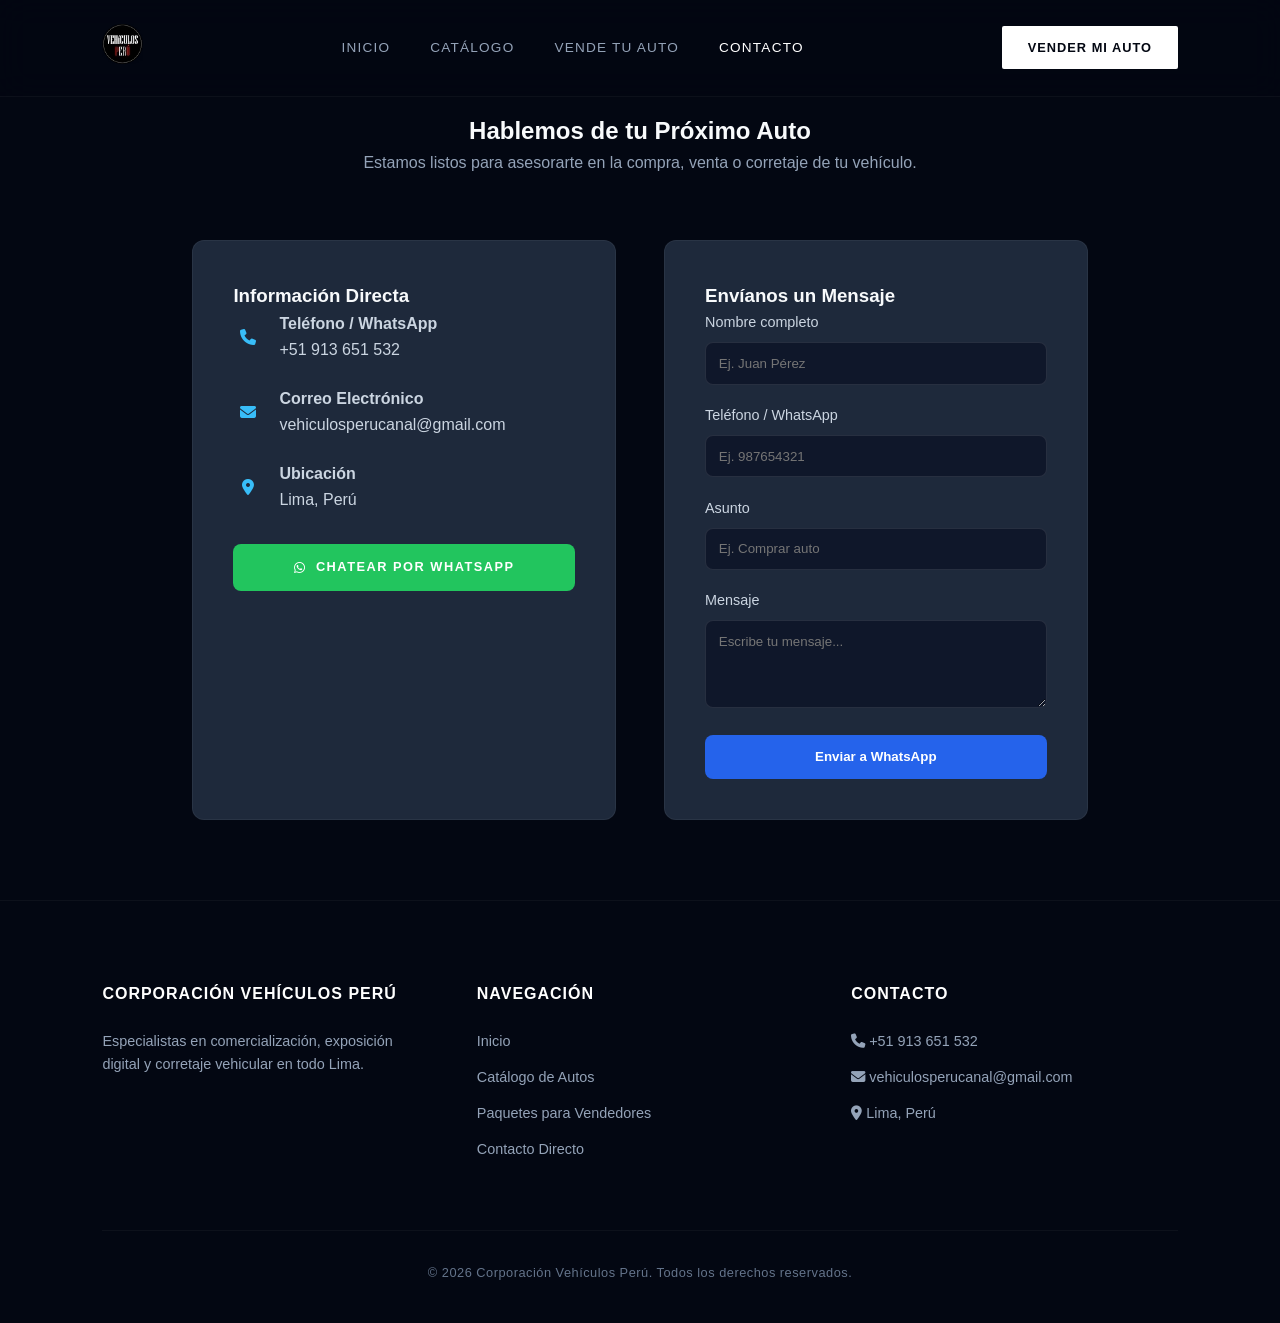
<file: contacto.html>
<!DOCTYPE html>
<html lang="es">
<head>
    <meta charset="UTF-8">
    <meta name="viewport" content="width=device-width, initial-scale=1.0">
    <title>Corporación Vehículos Perú | Compra, Venta y Corretaje</title>
    
    <!-- FAVICON (Icono de la pestaña) -->
    <link rel="icon" type="image/png" href="assets/img/logo.png">
    
    <!-- CSS Principal -->
    <link rel="stylesheet" href="css/style.css">
    <link rel="stylesheet" href="https://cdnjs.cloudflare.com/ajax/libs/font-awesome/6.4.0/css/all.min.css">
</head>
<body>

    <!-- NAVBAR -->
    <header class="navbar">
        <div class="logo">
            <a href="index.html" class="logo-link">
                <img src="assets/img/logo.png" alt="Corporación Vehículos Perú" draggable="false">
            </a>
        </div>
        <nav class="nav-links">
            <a href="index.html">Inicio</a>
            <a href="catalogo.html">Catálogo</a>
            <a href="vende-tu-auto.html">Vende tu Auto</a>
            <a href="contacto.html" class="active">Contacto</a>
        </nav>
        <a href="vende-tu-auto.html" class="btn-primary">Vender mi auto</a>
    </header>

    <main style="padding-top: 7rem;">
        <div style="text-align: center; margin-bottom: 2rem;">
            <h2>Hablemos de tu Próximo Auto</h2>
            <p style="color: #94a3b8;">Estamos listos para asesorarte en la compra, venta o corretaje de tu vehículo.</p>
        </div>

        <section class="contact-container" style="display: grid; grid-template-columns: repeat(auto-fit, minmax(300px, 1fr)); gap: 3rem; max-width: 1100px; margin: 0 auto; padding: 2rem 8% 5rem;">
            <!-- INFORMACIÓN -->
            <div class="contact-info-card" style="background: #1e293b; padding: 2.5rem; border-radius: 12px; border: 1px solid rgba(255, 255, 255, 0.05);">
                <h3>Información Directa</h3>
                
                <div style="display: flex; align-items: center; gap: 1rem; margin-bottom: 1.5rem; color: #cbd5e1;">
                    <i class="fa-solid fa-phone" style="color: #38bdf8; width: 30px; text-align: center;"></i>
                    <div>
                        <strong>Teléfono / WhatsApp</strong>
                        <p>+51 913 651 532</p>
                    </div>
                </div>

                <div style="display: flex; align-items: center; gap: 1rem; margin-bottom: 1.5rem; color: #cbd5e1;">
                    <i class="fa-solid fa-envelope" style="color: #38bdf8; width: 30px; text-align: center;"></i>
                    <div>
                        <strong>Correo Electrónico</strong>
                        <p>vehiculosperucanal@gmail.com</p>
                    </div>
                </div>

                <div style="display: flex; align-items: center; gap: 1rem; margin-bottom: 1.5rem; color: #cbd5e1;">
                    <i class="fa-solid fa-location-dot" style="color: #38bdf8; width: 30px; text-align: center;"></i>
                    <div>
                        <strong>Ubicación</strong>
                        <p>Lima, Perú</p>
                    </div>
                </div>

                <a href="https://wa.me/51913651532" target="_blank" rel="noopener noreferrer" class="btn-whatsapp" style="display: flex; justify-content: center; margin-top: 2rem; padding: 0.8rem; background: #22c55e; color: #fff; border-radius: 8px; text-decoration: none; font-weight: 600;">
                    <i class="fa-brands fa-whatsapp"></i> Chatear por WhatsApp
                </a>
            </div>

            <!-- FORMULARIO -->
            <div class="contact-form" style="background: #1e293b; padding: 2.5rem; border-radius: 12px; border: 1px solid rgba(255, 255, 255, 0.05);">
                <h3>Envíanos un Mensaje</h3>
                <form id="form-contacto">
                    <div style="margin-bottom: 1.2rem;">
                        <label for="nombre" style="display: block; margin-bottom: 0.5rem; color: #cbd5e1; font-size: 0.9rem;">Nombre completo</label>
                        <input type="text" id="nombre" required placeholder="Ej. Juan Pérez" style="width: 100%; padding: 0.8rem; background: #0f172a; border: 1px solid rgba(255, 255, 255, 0.1); border-radius: 8px; color: #fff; outline: none;">
                    </div>
                    <div style="margin-bottom: 1.2rem;">
                        <label for="telefono" style="display: block; margin-bottom: 0.5rem; color: #cbd5e1; font-size: 0.9rem;">Teléfono / WhatsApp</label>
                        <input type="tel" id="telefono" required placeholder="Ej. 987654321" style="width: 100%; padding: 0.8rem; background: #0f172a; border: 1px solid rgba(255, 255, 255, 0.1); border-radius: 8px; color: #fff; outline: none;">
                    </div>
                    <div style="margin-bottom: 1.2rem;">
                        <label for="asunto" style="display: block; margin-bottom: 0.5rem; color: #cbd5e1; font-size: 0.9rem;">Asunto</label>
                        <input type="text" id="asunto" placeholder="Ej. Comprar auto" style="width: 100%; padding: 0.8rem; background: #0f172a; border: 1px solid rgba(255, 255, 255, 0.1); border-radius: 8px; color: #fff; outline: none;">
                    </div>
                    <div style="margin-bottom: 1.2rem;">
                        <label for="mensaje" style="display: block; margin-bottom: 0.5rem; color: #cbd5e1; font-size: 0.9rem;">Mensaje</label>
                        <textarea id="mensaje" rows="4" required placeholder="Escribe tu mensaje..." style="width: 100%; padding: 0.8rem; background: #0f172a; border: 1px solid rgba(255, 255, 255, 0.1); border-radius: 8px; color: #fff; outline: none;"></textarea>
                    </div>
                    <button type="submit" class="btn-submit" style="width: 100%; background: #2563eb; color: #fff; padding: 0.9rem; border: none; border-radius: 8px; font-weight: 600; cursor: pointer;">Enviar a WhatsApp</button>
                </form>
            </div>
        </section>
    </main>

     <!-- FOOTER -->
    <footer class="footer">
        <div class="footer-content">
            <div class="footer-col">
                <h4>Corporación Vehículos Perú</h4>
                <p>Especialistas en comercialización, exposición digital y corretaje vehicular en todo Lima.</p>
            </div>
            <div class="footer-col">
                <h4>Navegación</h4>
                <a href="index.html">Inicio</a>
                <a href="catalogo.html">Catálogo de Autos</a>
                <a href="vende-tu-auto.html">Paquetes para Vendedores</a>
                <a href="contacto.html">Contacto Directo</a>
            </div>
            <div class="footer-col">
                <h4>Contacto</h4>
                <p><i class="fa-solid fa-phone"></i> +51 913 651 532</p>
                <p><i class="fa-solid fa-envelope"></i> vehiculosperucanal@gmail.com</p>
                <p><i class="fa-solid fa-location-dot"></i> Lima, Perú</p>
            </div>
        </div>
        <div class="footer-bottom">
            <p>&copy; 2026 Corporación Vehículos Perú. Todos los derechos reservados.</p>
        </div>
    </footer>

    <!-- SCRIPTS -->
    <script src="js/main.js"></script>
</body>
</html>
</file>
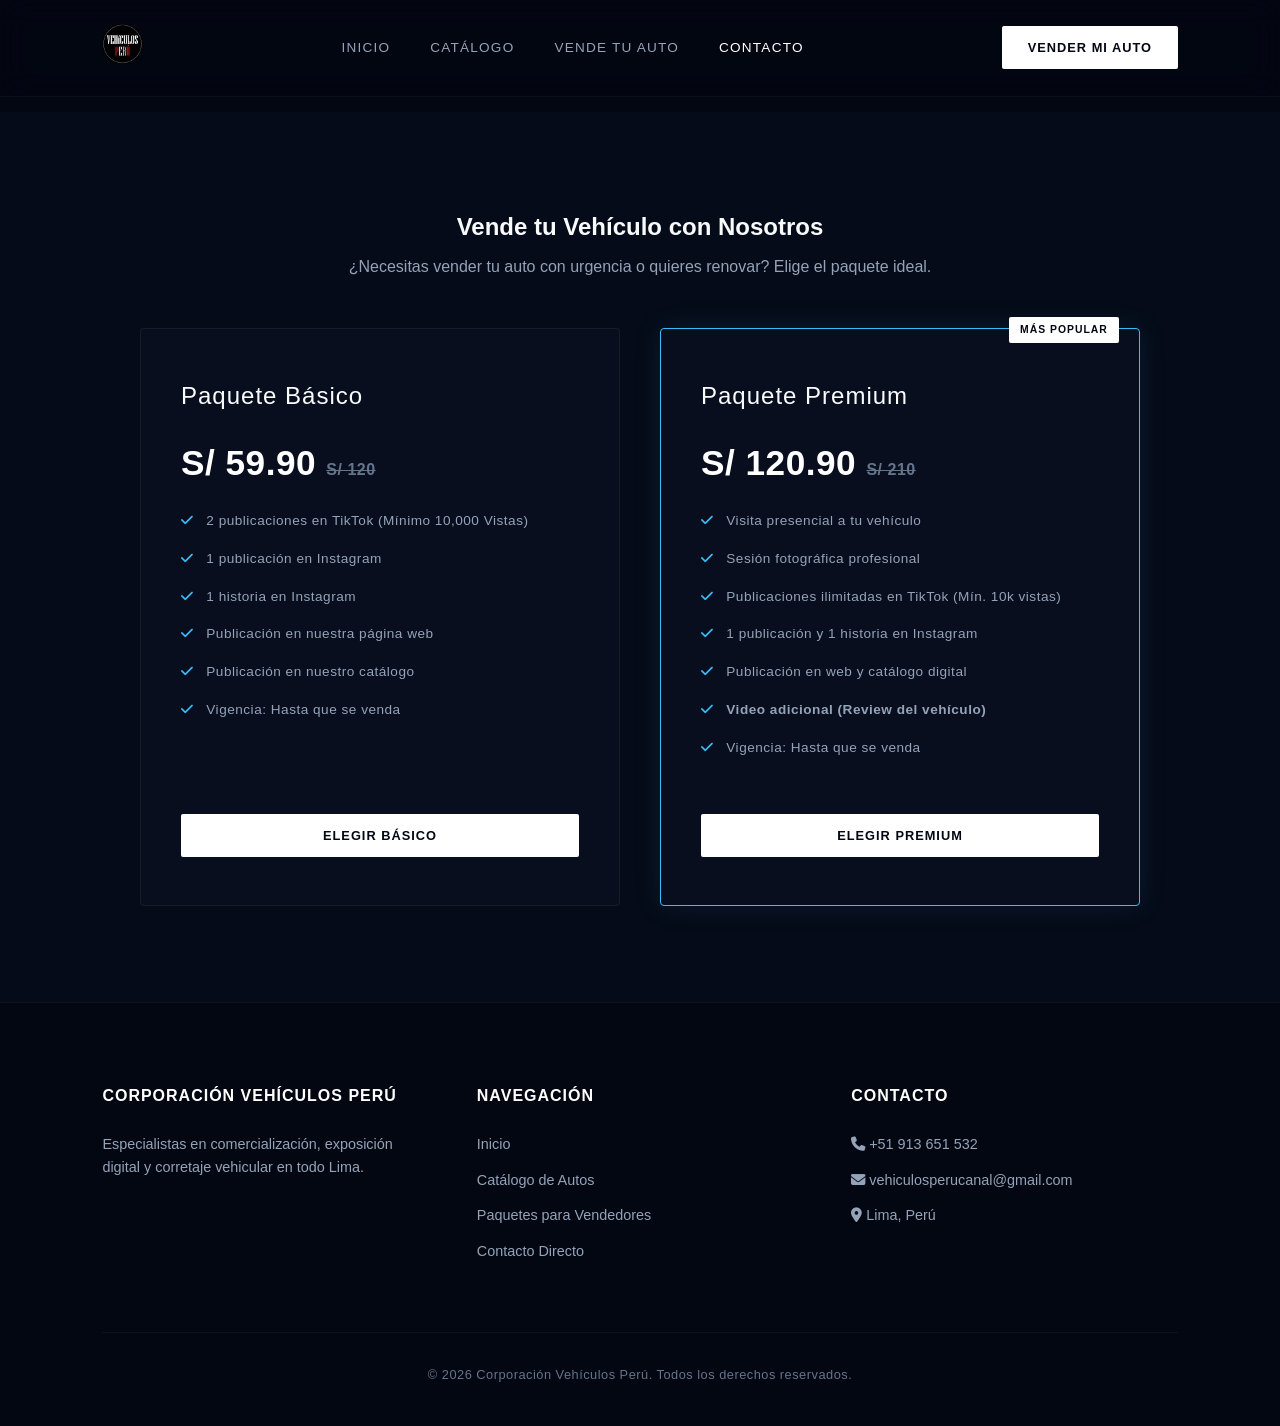
<file: vende-tu-auto.html>
<!DOCTYPE html>
<html lang="es">
<head>
    <meta charset="UTF-8">
    <meta name="viewport" content="width=device-width, initial-scale=1.0">
    <title>Corporación Vehículos Perú | Compra, Venta y Corretaje</title>
    
    <!-- FAVICON (Icono de la pestaña) -->
    <link rel="icon" type="image/png" href="assets/img/logo.png">
    
    <!-- CSS Principal -->
    <link rel="stylesheet" href="css/style.css">
    <link rel="stylesheet" href="https://cdnjs.cloudflare.com/ajax/libs/font-awesome/6.4.0/css/all.min.css">
</head>
<body>

    <!-- NAVBAR -->
    <header class="navbar">
        <div class="logo">
            <a href="index.html" class="logo-link">
                <img src="assets/img/logo.png" alt="Corporación Vehículos Perú" draggable="false">
            </a>
        </div>
        <nav class="nav-links">
            <a href="index.html">Inicio</a>
            <a href="catalogo.html">Catálogo</a>
            <a href="vende-tu-auto.html">Vende tu Auto</a>
            <a href="contacto.html" class="active">Contacto</a>
        </nav>
        <a href="vende-tu-auto.html" class="btn-primary">Vender mi auto</a>
    </header>

    <!-- SECCIÓN PAQUETES -->
    <main style="padding-top: 7rem;">
        <section class="packages-section">
            <div class="packages-header-text" style="text-align: center; margin-bottom: 3rem;">
                <h2>Vende tu Vehículo con Nosotros</h2>
                <p style="color: #94a3b8; max-width: 600px; margin: 0.5rem auto 0;">¿Necesitas vender tu auto con urgencia o quieres renovar? Elige el paquete ideal.</p>
            </div>

            <div class="packages-grid">
                <!-- PAQUETE BÁSICO -->
                <div class="package-card">
                    <div class="package-header">
                        <h3>Paquete Básico</h3>
                        <div class="package-price">S/ 59.90 <span style="font-size: 1rem; color: #64748b; text-decoration: line-through;">S/ 120</span></div>
                    </div>
                    <ul class="package-features">
                        <li><i class="fa-solid fa-check"></i> 2 publicaciones en TikTok (Mínimo 10,000 Vistas)</li>
                        <li><i class="fa-solid fa-check"></i> 1 publicación en Instagram</li>
                        <li><i class="fa-solid fa-check"></i> 1 historia en Instagram</li>
                        <li><i class="fa-solid fa-check"></i> Publicación en nuestra página web</li>
                        <li><i class="fa-solid fa-check"></i> Publicación en nuestro catálogo</li>
                        <li><i class="fa-solid fa-check"></i> Vigencia: Hasta que se venda</li>
                    </ul>
                    <a href="https://wa.me/51913651532?text=Hola%20Corporación%20Vehículos%20Perú,%20estoy%20interesado%20en%20el%20Paquete%20Básico." target="_blank" rel="noopener noreferrer" class="btn-primary" style="text-align: center; display: block;">Elegir Básico</a>
                </div>

                <!-- PAQUETE PREMIUM -->
                <div class="package-card featured">
                    <span class="badge" style="position: absolute; top: -12px; right: 20px;">Más Popular</span>
                    <div class="package-header">
                        <h3>Paquete Premium</h3>
                        <div class="package-price">S/ 120.90 <span style="font-size: 1rem; color: #64748b; text-decoration: line-through;">S/ 210</span></div>
                    </div>
                    <ul class="package-features">
                        <li><i class="fa-solid fa-check"></i> Visita presencial a tu vehículo</li>
                        <li><i class="fa-solid fa-check"></i> Sesión fotográfica profesional</li>
                        <li><i class="fa-solid fa-check"></i> Publicaciones ilimitadas en TikTok (Mín. 10k vistas)</li>
                        <li><i class="fa-solid fa-check"></i> 1 publicación y 1 historia en Instagram</li>
                        <li><i class="fa-solid fa-check"></i> Publicación en web y catálogo digital</li>
                        <li><i class="fa-solid fa-check"></i> <strong>Video adicional (Review del vehículo)</strong></li>
                        <li><i class="fa-solid fa-check"></i> Vigencia: Hasta que se venda</li>
                    </ul>
                    <a href="https://wa.me/51913651532?text=Hola%20Corporación%20Vehículos%20Perú,%20estoy%20interesado%20en%20el%20Paquete%20Premium." target="_blank" rel="noopener noreferrer" class="btn-primary" style="text-align: center; display: block;">Elegir Premium</a>
                </div>
            </div>
        </section>
    </main>

     <!-- FOOTER -->
    <footer class="footer">
        <div class="footer-content">
            <div class="footer-col">
                <h4>Corporación Vehículos Perú</h4>
                <p>Especialistas en comercialización, exposición digital y corretaje vehicular en todo Lima.</p>
            </div>
            <div class="footer-col">
                <h4>Navegación</h4>
                <a href="index.html">Inicio</a>
                <a href="catalogo.html">Catálogo de Autos</a>
                <a href="vende-tu-auto.html">Paquetes para Vendedores</a>
                <a href="contacto.html">Contacto Directo</a>
            </div>
            <div class="footer-col">
                <h4>Contacto</h4>
                <p><i class="fa-solid fa-phone"></i> +51 913 651 532</p>
                <p><i class="fa-solid fa-envelope"></i> vehiculosperucanal@gmail.com</p>
                <p><i class="fa-solid fa-location-dot"></i> Lima, Perú</p>
            </div>
        </div>
        <div class="footer-bottom">
            <p>&copy; 2026 Corporación Vehículos Perú. Todos los derechos reservados.</p>
        </div>
    </footer>

    <!-- SCRIPTS -->
    <script src="js/main.js"></script>
</body>
</html>
</file>
<file: css/style.css>
/* Importación de componentes modulares */
@import url('components/navbar.css');
@import url('components/hero.css');
@import url('components/catalog.css');
@import url('components/packages.css');

/* Estilos Globales y Reset Ejecutivo */
* {
  margin: 0;
  padding: 0;
  box-sizing: border-box;
  font-family: 'Segoe UI', -apple-system, BlinkMacSystemFont, Roboto, sans-serif;
}

body {
  background-color: #030712;
  color: #f8fafc;
  line-height: 1.6;
  overflow-x: hidden;
}

a {
  text-decoration: none;
  color: inherit;
}

/* Sección de Métricas de Confianza (Estilo Lujo) */
.metrics-section {
  display: grid;
  grid-template-columns: repeat(auto-fit, minmax(220px, 1fr));
  gap: 2rem;
  padding: 5rem 8%;
  background: #050b18;
  text-align: center;
  border-top: 1px solid rgba(255, 255, 255, 0.04);
  border-bottom: 1px solid rgba(255, 255, 255, 0.04);
}

.metric-card h3 {
  font-size: 2.5rem;
  color: #38bdf8;
  font-weight: 300;
  letter-spacing: 1px;
  margin-bottom: 0.4rem;
}

.metric-card p {
  color: #94a3b8;
  font-size: 0.85rem;
  letter-spacing: 0.5px;
  text-transform: uppercase;
}

/* Encabezados y Grid Globales */
.catalog-header-flex {
  display: flex;
  justify-content: space-between;
  align-items: center;
  margin-bottom: 3rem;
  flex-wrap: wrap;
  gap: 1rem;
}

.link-ver-todo {
  color: #38bdf8;
  font-weight: 600;
  font-size: 0.85rem;
  text-transform: uppercase;
  letter-spacing: 1px;
  transition: opacity 0.2s ease;
}

.link-ver-todo:hover {
  opacity: 0.7;
}

/* Footer Minimalista Elite */
.footer {
  background: #030712;
  padding: 5rem 8% 2.5rem;
  border-top: 1px solid rgba(255, 255, 255, 0.04);
}

.footer-content {
  display: grid;
  grid-template-columns: repeat(auto-fit, minmax(220px, 1fr));
  gap: 3rem;
  margin-bottom: 3.5rem;
}

.footer-col h4 {
  color: #ffffff;
  margin-bottom: 1.5rem;
  font-size: 1rem;
  font-weight: 600;
  letter-spacing: 1px;
  text-transform: uppercase;
}

.footer-col p, .footer-col a {
  color: #94a3b8;
  font-size: 0.9rem;
  display: block;
  margin-bottom: 0.8rem;
  transition: color 0.3s ease;
}

.footer-col a:hover {
  color: #38bdf8;
}

.footer-bottom {
  text-align: center;
  padding-top: 2rem;
  border-top: 1px solid rgba(255, 255, 255, 0.04);
  color: #64748b;
  font-size: 0.8rem;
  letter-spacing: 0.5px;
}
/* Agrega esto a tu style.css */
.btn-wa-float {
  position: fixed;
  bottom: 25px;
  right: 25px;
  background: #22c55e;
  color: #fff;
  width: 55px;
  height: 55px;
  border-radius: 50%;
  display: flex;
  align-items: center;
  justify-content: center;
  font-size: 1.6rem;
  box-shadow: 0 10px 25px rgba(34, 197, 94, 0.4);
  z-index: 9999;
  transition: transform 0.3s ease;
}

.btn-wa-float:hover {
  transform: scale(1.1);
}
/* Sección Experiencia / Por qué elegirnos */
.experience-section {
  padding: 6rem 8%;
  background: #030712;
  border-bottom: 1px solid rgba(255, 255, 255, 0.04);
}

.experience-header {
  text-align: center;
  max-width: 750px;
  margin: 0 auto 4rem auto;
}

.experience-header span {
  font-size: 0.75rem;
  text-transform: uppercase;
  color: #38bdf8;
  letter-spacing: 2px;
  font-weight: 700;
  display: block;
  margin-bottom: 0.5rem;
}

.experience-header h2 {
  font-size: 2.2rem;
  font-weight: 300;
  letter-spacing: 1.5px;
  text-transform: uppercase;
  color: #ffffff;
  margin-bottom: 1rem;
}

.experience-header p {
  color: #94a3b8;
  font-size: 0.95rem;
  font-weight: 300;
  line-height: 1.7;
}

.experience-grid {
  display: grid;
  grid-template-columns: repeat(auto-fit, minmax(280px, 1fr));
  gap: 2.5rem;
}

.experience-card {
  background: #080e1e;
  padding: 2.5rem 2rem;
  border-radius: 4px;
  border: 1px solid rgba(255, 255, 255, 0.05);
  transition: all 0.4s cubic-bezier(0.16, 1, 0.3, 1);
  position: relative;
}

.experience-card:hover {
  transform: translateY(-6px);
  border-color: rgba(56, 189, 248, 0.3);
  box-shadow: 0 15px 35px rgba(0, 0, 0, 0.5);
}

.card-icon {
  width: 50px;
  height: 50px;
  background: rgba(56, 189, 248, 0.08);
  border: 1px solid rgba(56, 189, 248, 0.2);
  border-radius: 4px;
  display: flex;
  align-items: center;
  justify-content: center;
  color: #38bdf8;
  font-size: 1.3rem;
  margin-bottom: 1.5rem;
  transition: all 0.3s ease;
}

.experience-card:hover .card-icon {
  background: #38bdf8;
  color: #030712;
}

.experience-card h3 {
  font-size: 1.2rem;
  font-weight: 400;
  color: #ffffff;
  margin-bottom: 0.8rem;
  letter-spacing: 0.5px;
}

.experience-card p {
  color: #94a3b8;
  font-size: 0.88rem;
  font-weight: 300;
  line-height: 1.6;
}
</file>
